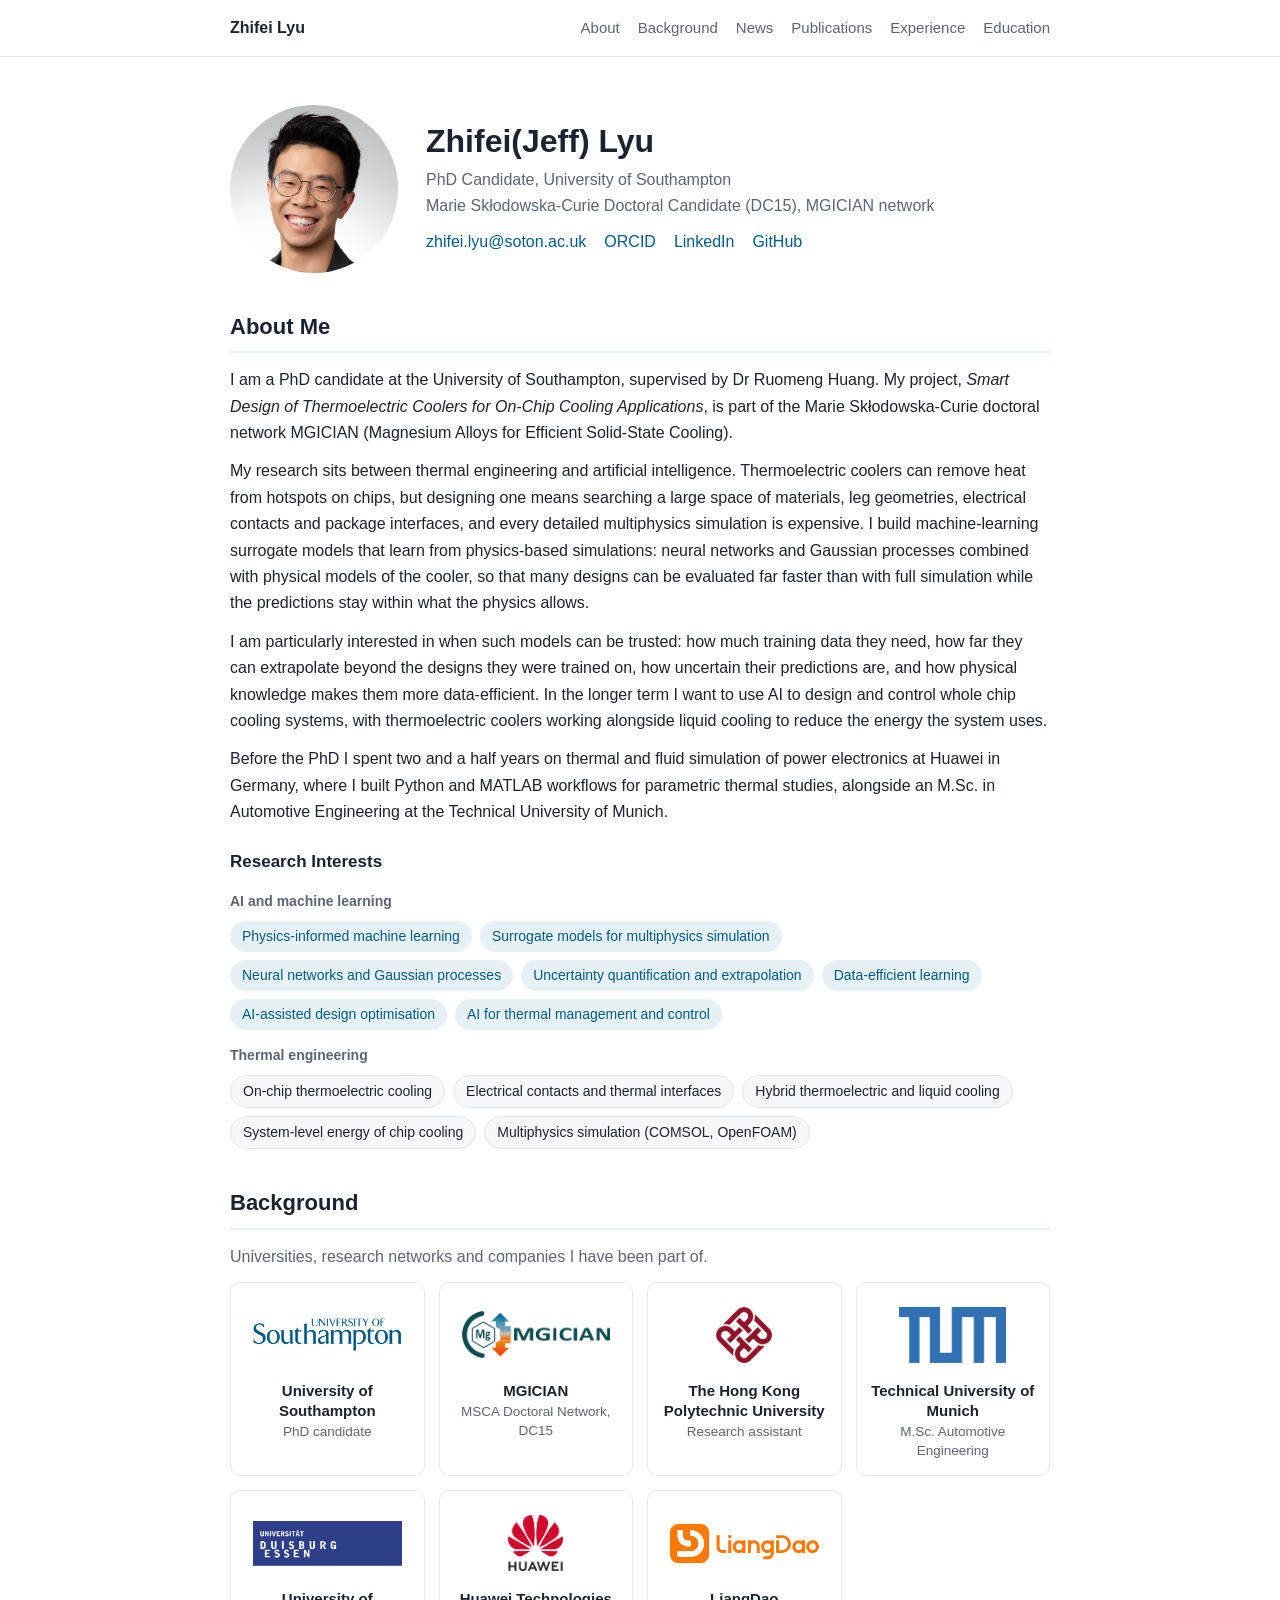
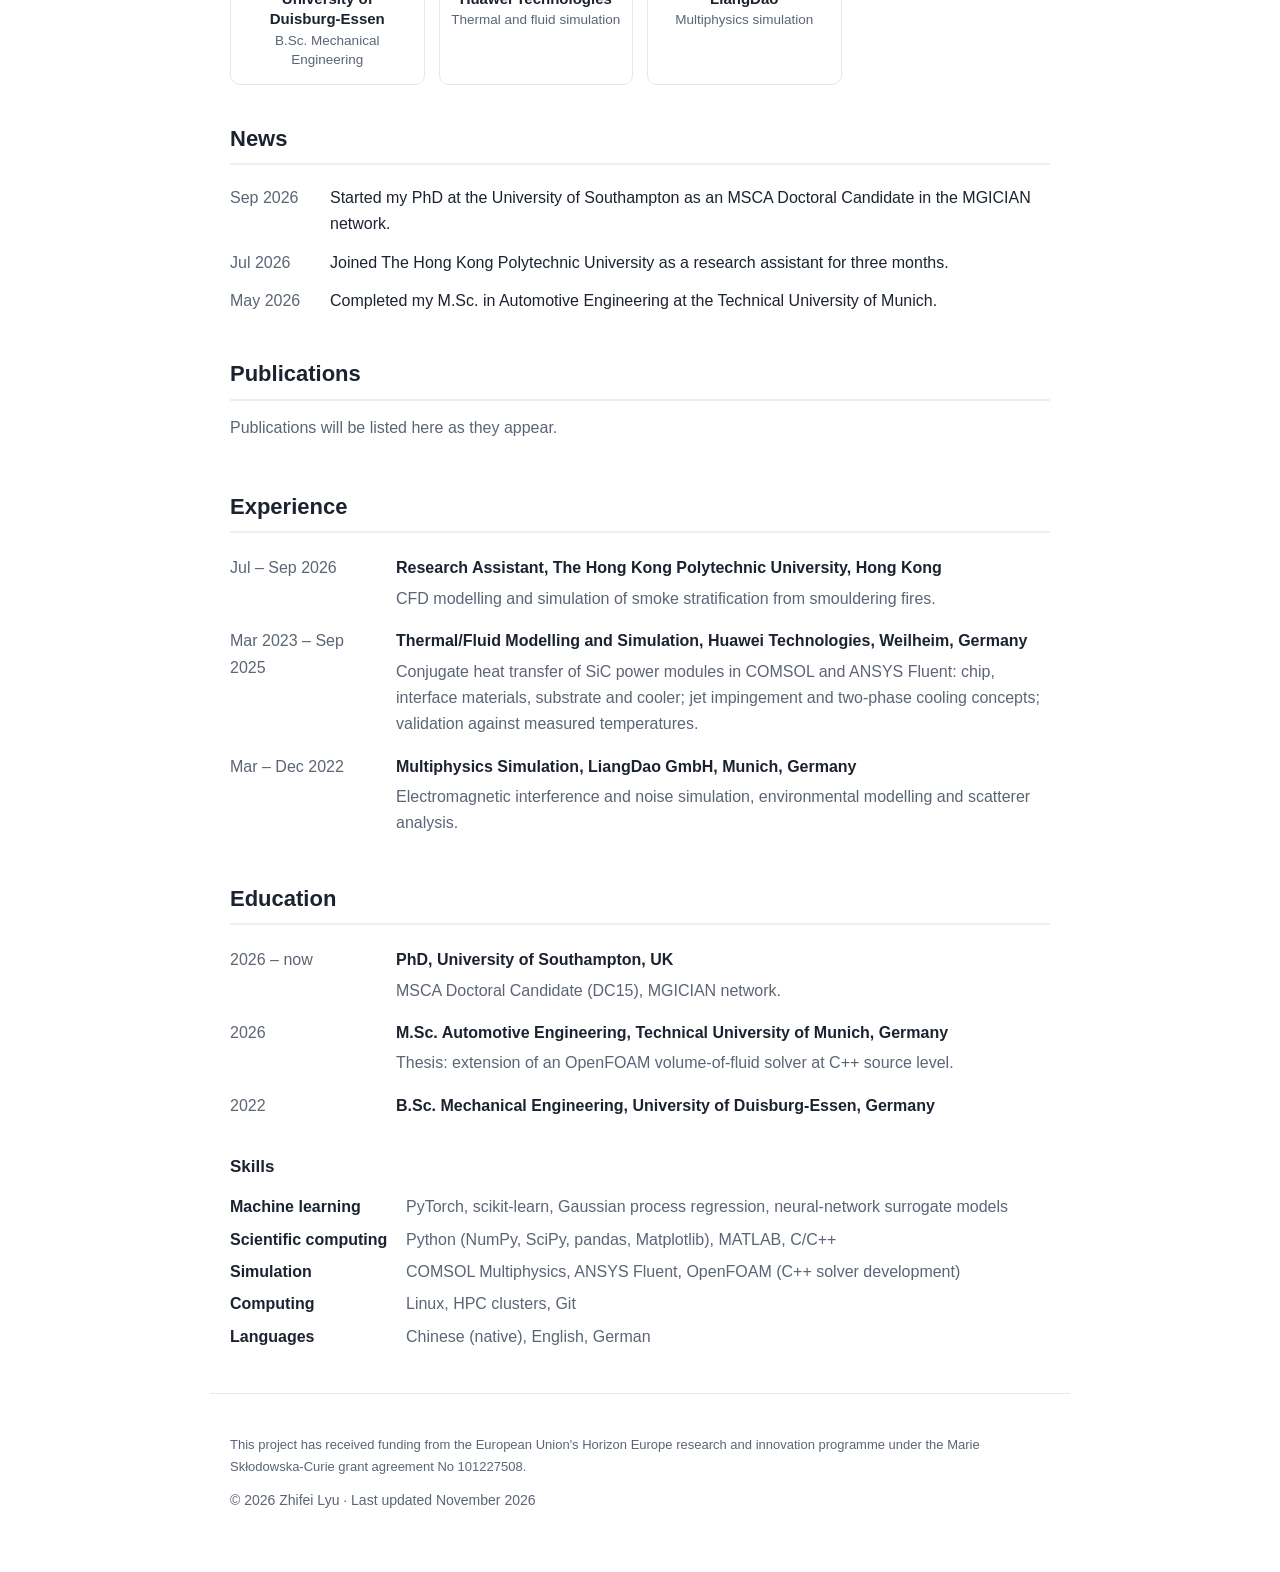
<file: index.html>
<!DOCTYPE html>
<html lang="en">
<head>
<meta charset="utf-8">
<meta name="viewport" content="width=device-width, initial-scale=1">
<title>Zhifei Lyu</title>
<meta name="description" content="Zhifei Lyu, PhD candidate at the University of Southampton: thermoelectric cooling of chip hotspots and AI-assisted thermal design.">
<link rel="stylesheet" href="style.css">
</head>
<body>

<header class="topbar">
  <nav class="wrap nav">
    <a class="brand" href="#top">Zhifei Lyu</a>
    <div class="links">
      <a href="#about">About</a>
      <a href="#background">Background</a>
      <a href="#news">News</a>
      <a href="#publications">Publications</a>
      <a href="#experience">Experience</a>
      <a href="#education">Education</a>
    </div>
  </nav>
</header>

<main id="top" class="wrap">

  <!-- ===== Profile ===== -->
  <section class="profile">
    <img class="avatar" src="files/avatar.jpg" alt="Zhifei Lyu" width="168" height="168">
    <div>
      <h1>Zhifei(Jeff) Lyu</h1>
      <p class="role">PhD Candidate, University of Southampton<br>
         Marie Skłodowska-Curie Doctoral Candidate (DC15), MGICIAN network</p>
      <p class="contact">
        <a href="mailto:zhifei.lyu@soton.ac.uk">zhifei.lyu@soton.ac.uk</a>
        <span class="sep">·</span><a href="https://orcid.org/0009-0000-0364-0474">ORCID</a>
        <span class="sep">·</span><a href="https://www.linkedin.com/in/zhifei-lyu-bbb53b19b/">LinkedIn</a>
        <span class="sep">·</span><a href="https://github.com/2012Lzfzzzfff">GitHub</a>
        <!-- Add when available:
        <span class="sep">·</span><a href="https://scholar.google.com/citations?user=XXXX">Google Scholar</a>
        -->
      </p>
    </div>
  </section>

  <!-- ===== About ===== -->
  <section id="about">
    <h2>About Me</h2>
    <p>I am a PhD candidate at the University of Southampton, supervised by
      Dr Ruomeng Huang. My project, <em>Smart Design of Thermoelectric
      Coolers for On-Chip Cooling Applications</em>, is part of the Marie Skłodowska-Curie
      doctoral network MGICIAN (Magnesium Alloys for Efficient Solid-State Cooling).</p>
    <p>My research sits between thermal engineering and artificial intelligence. Thermoelectric
      coolers can remove heat from hotspots on chips, but designing one means searching a large space
      of materials, leg geometries, electrical contacts and package interfaces, and every detailed
      multiphysics simulation is expensive. I build machine-learning surrogate models that learn from
      physics-based simulations: neural networks and Gaussian processes combined with physical models
      of the cooler, so that many designs can be evaluated far faster than with full simulation while
      the predictions stay within what the physics allows.</p>
    <p>I am particularly interested in when such models can be trusted: how much training data they
      need, how far they can extrapolate beyond the designs they were trained on, how uncertain their
      predictions are, and how physical knowledge makes them more data-efficient. In the longer term I
      want to use AI to design and control whole chip cooling systems, with thermoelectric coolers
      working alongside liquid cooling to reduce the energy the system uses.</p>
    <p>Before the PhD I spent two and a half years on thermal and fluid simulation of power
      electronics at Huawei in Germany, where I built Python and MATLAB workflows for parametric
      thermal studies, alongside an M.Sc. in Automotive Engineering at the Technical University
      of Munich.</p>

    <h3>Research Interests</h3>
    <p class="tag-group">AI and machine learning</p>
    <ul class="tags">
      <li>Physics-informed machine learning</li>
      <li>Surrogate models for multiphysics simulation</li>
      <li>Neural networks and Gaussian processes</li>
      <li>Uncertainty quantification and extrapolation</li>
      <li>Data-efficient learning</li>
      <li>AI-assisted design optimisation</li>
      <li>AI for thermal management and control</li>
    </ul>
    <p class="tag-group">Thermal engineering</p>
    <ul class="tags tags-alt">
      <li>On-chip thermoelectric cooling</li>
      <li>Electrical contacts and thermal interfaces</li>
      <li>Hybrid thermoelectric and liquid cooling</li>
      <li>System-level energy of chip cooling</li>
      <li>Multiphysics simulation (COMSOL, OpenFOAM)</li>
    </ul>
  </section>

  <!-- ===== Background ===== -->
  <section id="background">
    <h2>Background</h2>
    <p class="muted">Universities, research networks and companies I have been part of.</p>
    <div class="orgs">
      <!-- One card per organisation; logos live in files/logos/ -->
      <div class="org">
        <div class="logo"><img src="files/logos/soton.png" alt="University of Southampton"></div>
        <p class="org-name">University of Southampton</p>
        <p class="org-role">PhD candidate</p>
      </div>
      <div class="org">
        <div class="logo"><img src="files/logos/mgician.svg" alt="MGICIAN"></div>
        <p class="org-name">MGICIAN</p>
        <p class="org-role">MSCA Doctoral Network, DC15</p>
      </div>
      <div class="org">
        <div class="logo"><img src="files/logos/polyu.png" alt="The Hong Kong Polytechnic University"></div>
        <p class="org-name">The Hong Kong Polytechnic University</p>
        <p class="org-role">Research assistant</p>
      </div>
      <div class="org">
        <div class="logo"><img src="files/logos/tum.png" alt="Technical University of Munich"></div>
        <p class="org-name">Technical University of Munich</p>
        <p class="org-role">M.Sc. Automotive Engineering</p>
      </div>
      <div class="org">
        <div class="logo"><img src="files/logos/ude.png" alt="University of Duisburg-Essen"></div>
        <p class="org-name">University of Duisburg&#8209;Essen</p>
        <p class="org-role">B.Sc. Mechanical Engineering</p>
      </div>
      <div class="org">
        <div class="logo"><img src="files/logos/huawei.png" alt="Huawei"></div>
        <p class="org-name">Huawei Technologies</p>
        <p class="org-role">Thermal and fluid simulation</p>
      </div>
      <div class="org">
        <div class="logo"><img src="files/logos/liangdao.svg" alt="LiangDao"></div>
        <p class="org-name">LiangDao</p>
        <p class="org-role">Multiphysics simulation</p>
      </div>
    </div>
  </section>

  <!-- ===== News ===== -->
  <section id="news">
    <h2>News</h2>
    <ul class="news">
      <!-- Newest first. Copy a line to add an item. -->
      <li><span class="date">Sep 2026</span>Started my PhD at the University of Southampton as an MSCA Doctoral Candidate in the MGICIAN network.</li>
      <li><span class="date">Jul 2026</span>Joined The Hong Kong Polytechnic University as a research assistant for three months.</li>
      <li><span class="date">May 2026</span>Completed my M.Sc. in Automotive Engineering at the Technical University of Munich.</li>
    </ul>
  </section>

  <!-- ===== Publications ===== -->
  <section id="publications">
    <h2>Publications</h2>
    <p class="muted">Publications will be listed here as they appear.</p>
    <!-- Template for one entry:
    <div class="pub">
      <p class="pub-title">Title of the paper</p>
      <p class="pub-authors"><strong>Zhifei Lyu</strong>, Co-author, Ruomeng Huang</p>
      <p class="pub-venue"><em>Journal or Conference</em>, 2027.
        <a href="https://doi.org/XXXX">DOI</a> · <a href="files/paper.pdf">PDF</a></p>
    </div>
    -->
  </section>

  <!-- ===== Experience ===== -->
  <section id="experience">
    <h2>Experience</h2>
    <div class="item">
      <div class="when">Jul – Sep 2026</div>
      <div>
        <p class="what">Research Assistant, The Hong Kong Polytechnic University, Hong Kong</p>
        <p class="muted">CFD modelling and simulation of smoke stratification from smouldering fires.</p>
      </div>
    </div>
    <div class="item">
      <div class="when">Mar 2023 – Sep 2025</div>
      <div>
        <p class="what">Thermal/Fluid Modelling and Simulation, Huawei Technologies, Weilheim, Germany</p>
        <p class="muted">Conjugate heat transfer of SiC power modules in COMSOL and ANSYS Fluent: chip, interface
          materials, substrate and cooler; jet impingement and two-phase cooling concepts; validation against
          measured temperatures.</p>
      </div>
    </div>
    <div class="item">
      <div class="when">Mar – Dec 2022</div>
      <div>
        <p class="what">Multiphysics Simulation, LiangDao GmbH, Munich, Germany</p>
        <p class="muted">Electromagnetic interference and noise simulation, environmental modelling and scatterer analysis.</p>
      </div>
    </div>
  </section>

  <!-- ===== Education ===== -->
  <section id="education">
    <h2>Education</h2>
    <div class="item">
      <div class="when">2026 – now</div>
      <div>
        <p class="what">PhD, University of Southampton, UK</p>
        <p class="muted">MSCA Doctoral Candidate (DC15), MGICIAN network.</p>
      </div>
    </div>
    <div class="item">
      <div class="when">2026</div>
      <div>
        <p class="what">M.Sc. Automotive Engineering, Technical University of Munich, Germany</p>
        <p class="muted">Thesis: extension of an OpenFOAM volume-of-fluid solver at C++ source level.</p>
      </div>
    </div>
    <div class="item">
      <div class="when">2022</div>
      <div>
        <p class="what">B.Sc. Mechanical Engineering, University of Duisburg-Essen, Germany</p>
      </div>
    </div>

    <h3>Skills</h3>
    <ul class="skills">
      <li><span>Machine learning</span>PyTorch, scikit-learn, Gaussian process regression, neural-network surrogate models</li>
      <li><span>Scientific computing</span>Python (NumPy, SciPy, pandas, Matplotlib), MATLAB, C/C++</li>
      <li><span>Simulation</span>COMSOL Multiphysics, ANSYS Fluent, OpenFOAM (C++ solver development)</li>
      <li><span>Computing</span>Linux, HPC clusters, Git</li>
      <li><span>Languages</span>Chinese (native), English, German</li>
    </ul>
  </section>

</main>

<footer class="wrap footer">
  <p class="funding">This project has received funding from the European Union's Horizon Europe research
    and innovation programme under the Marie Skłodowska-Curie grant agreement No 101227508.</p>
  <p>© 2026 Zhifei Lyu · Last updated November 2026</p>
</footer>

</body>
</html>
</file>
<file: style.css>
/* Colours: change the accent here, everything else follows. */
:root {
  --bg: #ffffff;
  --surface: #f5f7fa;
  --text: #1c2330;
  --muted: #5b6575;
  --line: #e3e7ee;
  --accent: #005c84;          /* deep teal-blue */
  --accent-soft: #e6f1f6;
}
@media (prefers-color-scheme: dark) {
  :root {
    --bg: #12161d;
    --surface: #1a2029;
    --text: #e6e9ee;
    --muted: #9aa4b2;
    --line: #2a313c;
    --accent: #5fb3d9;
    --accent-soft: #1d2d38;
  }
}

* { box-sizing: border-box; }
html { scroll-behavior: smooth; scroll-padding-top: 64px; }
body {
  margin: 0;
  background: var(--bg);
  color: var(--text);
  font: 16px/1.65 -apple-system, BlinkMacSystemFont, "Segoe UI", Roboto, "Helvetica Neue", Arial, sans-serif;
}
a { color: var(--accent); text-decoration: none; }
a:hover { text-decoration: underline; }
.wrap { max-width: 860px; margin: 0 auto; padding: 0 20px; }

/* Top navigation */
.topbar {
  position: sticky; top: 0; z-index: 10;
  background: color-mix(in srgb, var(--bg) 92%, transparent);
  backdrop-filter: blur(6px);
  border-bottom: 1px solid var(--line);
}
.nav { display: flex; align-items: center; justify-content: space-between; height: 56px; gap: 16px; }
.brand { font-weight: 650; color: var(--text); }
.links { display: flex; gap: 18px; overflow-x: auto; white-space: nowrap; }
.links a { color: var(--muted); font-size: 15px; }
.links a:hover { color: var(--accent); text-decoration: none; }

/* Profile */
.profile { display: flex; gap: 28px; align-items: center; padding: 48px 0 8px; }
.avatar { width: 168px; height: 168px; border-radius: 50%; object-fit: cover; flex: none; }
.avatar-initials {
  display: grid; place-items: center;
  background: var(--accent-soft); color: var(--accent);
  font-size: 42px; font-weight: 600; letter-spacing: 1px;
}
h1 { margin: 0 0 6px; font-size: 32px; line-height: 1.2; }
.role { margin: 0 0 10px; color: var(--muted); }
.contact { margin: 0; display: flex; flex-wrap: wrap; gap: 4px 18px; }
.sep { display: none; }

/* Sections */
section { padding: 28px 0 8px; }
h2 {
  font-size: 22px; margin: 0 0 14px; padding-bottom: 6px;
  border-bottom: 2px solid var(--accent-soft);
}
h3 { font-size: 17px; margin: 22px 0 10px; }
p { margin: 0 0 12px; }
.muted { color: var(--muted); }

.tags { list-style: none; padding: 0; margin: 0; display: flex; flex-wrap: wrap; gap: 8px; }
.tags li {
  background: var(--accent-soft); color: var(--accent);
  padding: 4px 12px; border-radius: 999px; font-size: 14px;
}

.tag-group { margin: 14px 0 8px; font-size: 14px; font-weight: 600; color: var(--muted); }
.tags-alt li { background: var(--surface); color: var(--text); border: 1px solid var(--line); }

.skills { list-style: none; padding: 0; margin: 0; }
.skills li { display: flex; gap: 16px; padding: 3px 0; color: var(--muted); }
.skills span { flex: none; width: 160px; color: var(--text); font-weight: 600; }

/* Background: logo cards */
.orgs { display: grid; grid-template-columns: repeat(4, 1fr); gap: 14px; margin-top: 6px; }
.org {
  text-align: center; padding: 16px 10px 14px; border-radius: 10px;
  border: 1px solid var(--line); background: var(--bg);
  transition: background .15s, border-color .15s;
}
.org:hover { background: var(--surface); border-color: var(--accent-soft); }
.logo {
  height: 72px; margin: 0 auto 10px; padding: 8px 12px; max-width: 180px;
  display: flex; align-items: center; justify-content: center;
  background: #ffffff; border-radius: 8px;      /* logos stay on white in dark mode too */
}
.logo img { max-width: 100%; max-height: 100%; object-fit: contain; }
.org-name { margin: 0; font-weight: 600; font-size: 15px; line-height: 1.35; }
.org-role { margin: 2px 0 0; color: var(--muted); font-size: 13.5px; line-height: 1.4; }

.news { list-style: none; padding: 0; margin: 0; }
.news li { display: flex; gap: 16px; padding: 6px 0; }
.date { flex: none; width: 84px; color: var(--muted); font-variant-numeric: tabular-nums; }

.item { display: flex; gap: 16px; padding: 8px 0; }
.when { flex: none; width: 150px; color: var(--muted); font-variant-numeric: tabular-nums; }
.what { margin: 0 0 4px; font-weight: 600; }
.item .muted { margin: 0; }

.pub { padding: 10px 14px; margin-bottom: 10px; background: var(--surface); border-radius: 8px; }
.pub p { margin: 0 0 2px; }
.pub-title { font-weight: 600; }

.footer { padding: 40px 20px 48px; color: var(--muted); font-size: 14px; border-top: 1px solid var(--line); margin-top: 32px; }
.funding { font-size: 13px; }

/* Phones */
@media (max-width: 640px) {
  .profile { flex-direction: column; text-align: center; padding-top: 32px; }
  .contact { justify-content: center; }
  .avatar { width: 144px; height: 144px; }
  .brand { display: none; }
  .links { gap: 14px; }
  .news li, .item { flex-direction: column; gap: 2px; }
  .date, .when { width: auto; }
  .orgs { grid-template-columns: repeat(2, 1fr); gap: 10px; }
  .skills li { flex-direction: column; gap: 0; padding: 5px 0; }
  .skills span { width: auto; }
}
</file>
